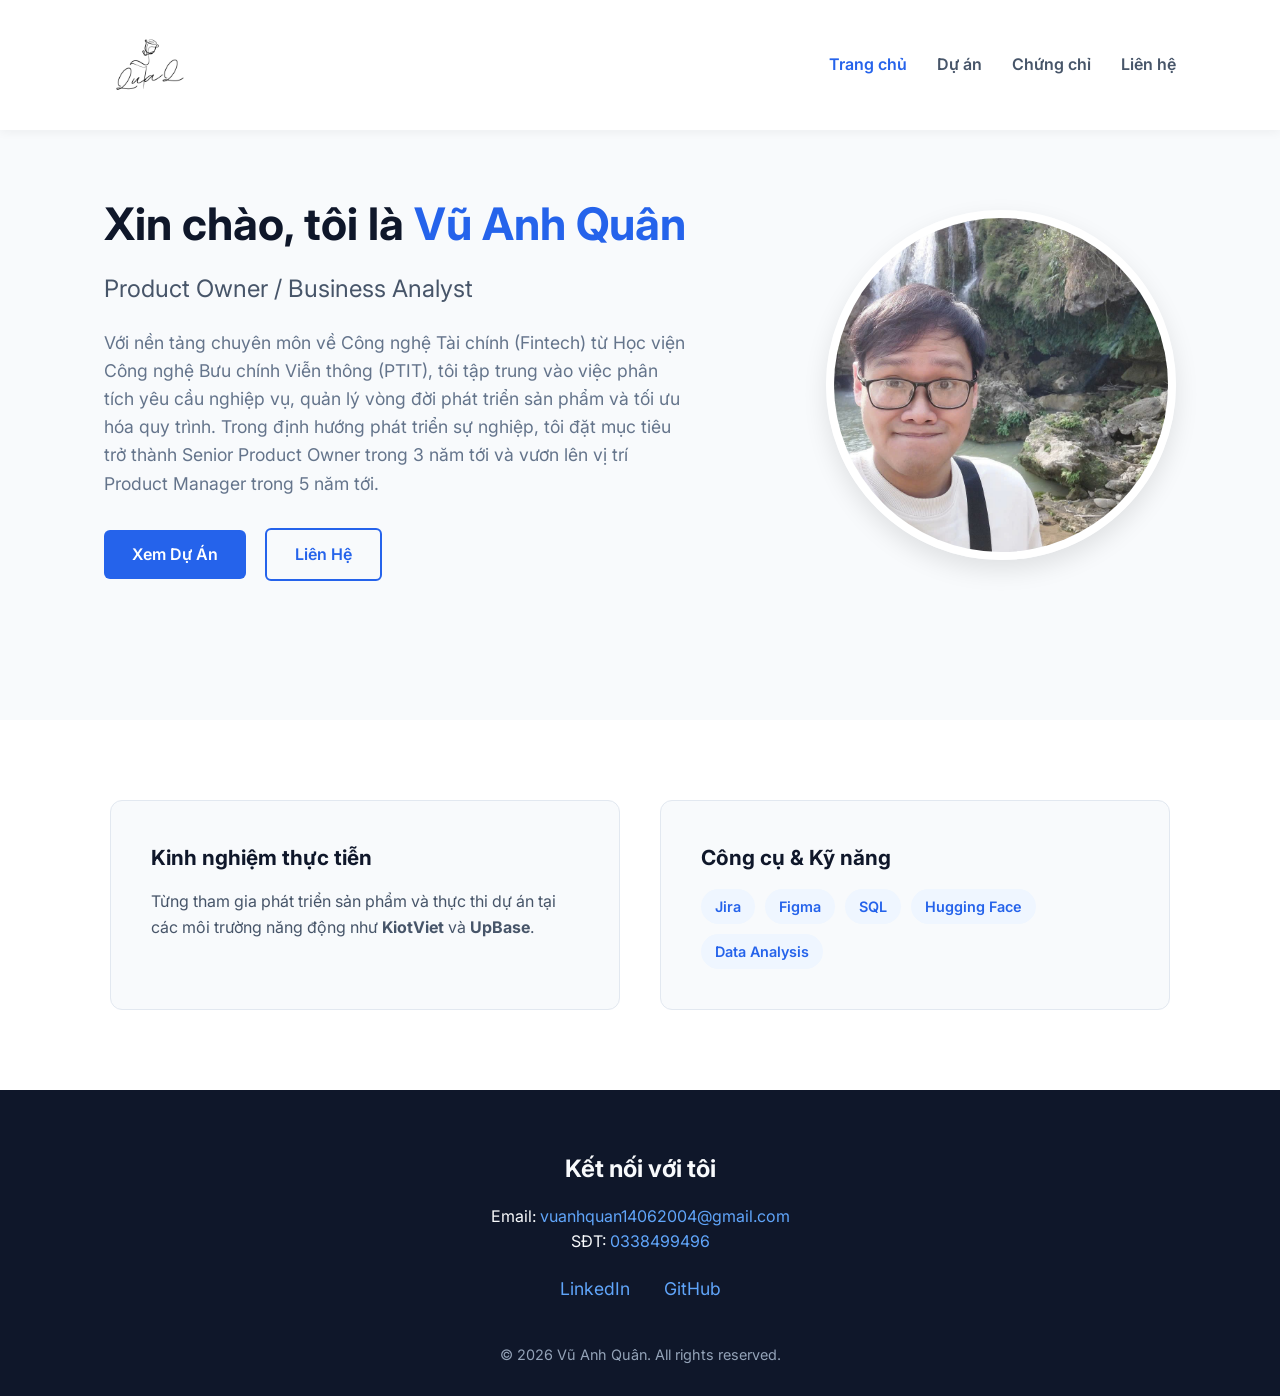
<file: index.html>
<!DOCTYPE html>
<html lang="vi">
<head>
    <meta charset="UTF-8">
    <meta name="viewport" content="width=device-width, initial-scale=1.0">
    <title>Vũ Anh Quân | Portfolio</title>
    <link rel="stylesheet" href="css/style.css">
    <link href="https://fonts.googleapis.com/css2?family=Inter:wght@300;400;600;700&display=swap" rel="stylesheet">
</head>
<body>
    <!-- Thanh điều hướng -->
    <header>
        <nav class="navbar">
            <a href="index.html" class="logo"><img src="images/QuaN.jpg" alt="VAQ Logo"></a>
            <ul class="nav-links">
                <li><a href="index.html" class="active">Trang chủ</a></li>
                <li><a href="projects.html">Dự án</a></li>
                <li><a href="certificates.html">Chứng chỉ</a></li>
                <li><a href="#contact">Liên hệ</a></li>
            </ul>
        </nav>
    </header>

    <!-- Phần Giới thiệu tổng quan (Hero Section) -->
    <section class="hero" id="home">
        <div class="hero-content">
            <h1>Xin chào, tôi là <span>Vũ Anh Quân</span></h1>
            <h2>Product Owner / Business Analyst</h2>
            <p>
                Với nền tảng chuyên môn về Công nghệ Tài chính (Fintech) từ Học viện Công nghệ Bưu chính Viễn thông (PTIT), 
                tôi tập trung vào việc phân tích yêu cầu nghiệp vụ, quản lý vòng đời phát triển sản phẩm và tối ưu hóa quy trình.
                Trong định hướng phát triển sự nghiệp, tôi đặt mục tiêu trở thành Senior Product Owner trong 3 năm tới và vươn lên vị
                trí Product Manager trong 5 năm tới.
            </p>
            <div class="hero-buttons">
                <a href="projects.html" class="btn btn-primary">Xem Dự Án</a>
                <a href="#contact" class="btn btn-secondary">Liên Hệ</a>
            </div>
        </div>
        <div class="hero-image">
            <!-- Thay đường dẫn ảnh của bạn vào đây -->
            <img src="images/anh_dai_dien.jpg" alt="Vũ Anh Quân - Avatar">
        </div>
    </section>

    <!-- Phần Kinh nghiệm & Kỹ năng cốt lõi -->
    <section class="overview" id="overview">
        <div class="container">
            <div class="overview-grid">
                <div class="card">
                    <h3>Kinh nghiệm thực tiễn</h3>
                    <p>Từng tham gia phát triển sản phẩm và thực thi dự án tại các môi trường năng động như <strong>KiotViet</strong> và <strong>UpBase</strong>.</p>
                </div>
                <div class="card">
                    <h3>Công cụ & Kỹ năng</h3>
                    <div class="skills-tags">
                        <span>Jira</span>
                        <span>Figma</span>
                        <span>SQL</span>
                        <span>Hugging Face</span>
                        <span>Data Analysis</span>
                    </div>
                </div>
            </div>
        </div>
    </section>

    <!-- Chân trang -->
    <footer id="contact">
        <div class="container">
            <h2>Kết nối với tôi</h2>
            <p>Email: <a href="mailto:vuanhquan14062004@gmail.com">vuanhquan14062004@gmail.com</a></p>
            <p>SĐT: <a href="#">0338499496</a></p>
            <div class="social-links">
                <a href="http://www.linkedin.com/in/emquanpo/">LinkedIn</a>
                <a href="http://github.com/quanquan1406/">GitHub</a>
            </div>
            <p class="copyright">© 2026 Vũ Anh Quân. All rights reserved.</p>
        </div>
    </footer>
</body>
</html>
</file>
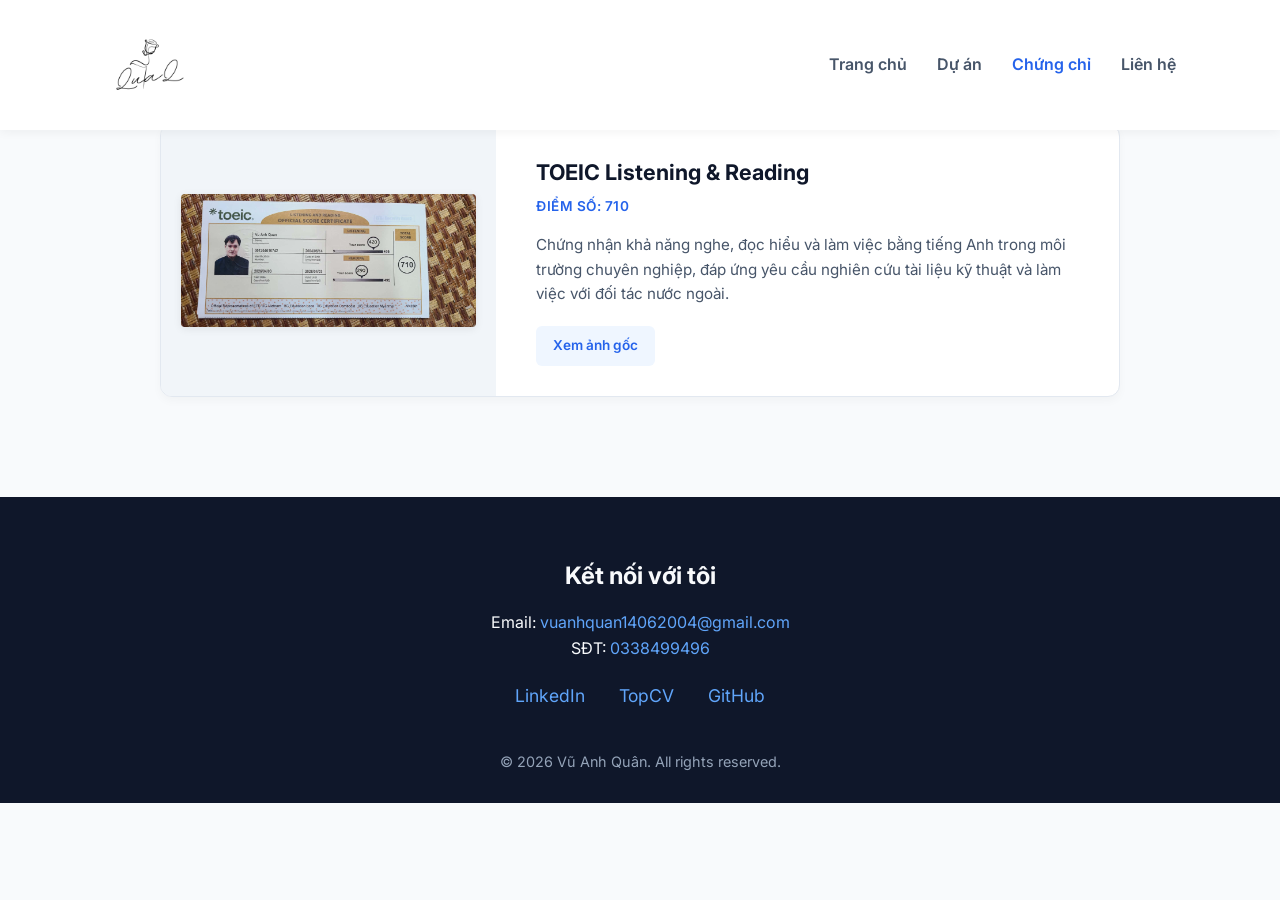
<file: certificates.html>
<!DOCTYPE html>
<html lang="vi">
<head>
    <meta charset="UTF-8">
    <meta name="viewport" content="width=device-width, initial-scale=1.0">
    <title>Vũ Anh Quân | Chứng chỉ</title>
    <link rel="stylesheet" href="css/style.css">
    <link href="https://fonts.googleapis.com/css2?family=Inter:wght@300;400;600;700&display=swap" rel="stylesheet">
</head>
<body>
    <!-- Thanh điều hướng -->
    <header>
        <nav class="navbar">
            <a href="index.html" class="logo"><img src="images/QuaN.jpg" alt="VAQ Logo"></a>
            <ul class="nav-links">
                <li><a href="index.html">Trang chủ</a></li>
                <li><a href="projects.html">Dự án</a></li>
                <li><a href="certificates.html" class="active">Chứng chỉ</a></li>
                <li><a href="index.html#contact">Liên hệ</a></li>
            </ul>
        </nav>
    </header>

    <!-- Header của trang phụ -->
    <section class="page-header">
        <div class="container">
            <h1>CHỨNG CHỈ & ĐÀO TẠO</h1>
            <p>Quá trình học tập, rèn luyện ngoại ngữ và nâng cao nghiệp vụ chuyên môn.</p>
        </div>
    </section>

    <!-- Danh sách chứng chỉ (Dạng Ngang) -->
    <section class="certificates">
        <div class="container">
            <div class="cert-list">
                
                <!-- Chứng chỉ 1 -->
                <div class="cert-card">
                    <div class="cert-image">
                        <img src="images/Toeic3-4-2026.jpg" alt="Chứng chỉ TOEIC Listening & Reading">
                        <div class="cert-overlay">
                            <a href="images/Toeic3-4-2026.jpg" target="_blank">Xem ảnh gốc</a>
                        </div>
                    </div>
                    <div class="cert-content">
                        <h3>TOEIC Listening & Reading</h3>
                        <p class="cert-issuer">Điểm số: 710</p>
                        <p class="cert-desc">
                            Chứng nhận khả năng nghe, đọc hiểu và làm việc bằng tiếng Anh trong môi trường chuyên nghiệp, 
                            đáp ứng yêu cầu nghiên cứu tài liệu kỹ thuật và làm việc với đối tác nước ngoài.
                        </p>
                        <a href="images/Toeic3-4-2026.jpg" target="_blank" class="btn-view">Xem ảnh gốc</a>
                    </div>
                </div>

                
            </div>
        </div>
    </section>

    <!-- Chân trang -->
    <footer id="contact">
        <div class="container">
            <h2>Kết nối với tôi</h2>
            <p>Email: <a href="mailto:vuanhquan14062004@gmail.com">vuanhquan14062004@gmail.com</a></p>
            <p>SĐT: <a href="#">0338499496</a></p>
            <div class="social-links">
                <a href="#">LinkedIn</a>
                <a href="#">TopCV</a>
                <a href="#">GitHub</a>
            </div>
            <p class="copyright">© 2026 Vũ Anh Quân. All rights reserved.</p>
        </div>
    </footer>
</body>
</html>
</file>
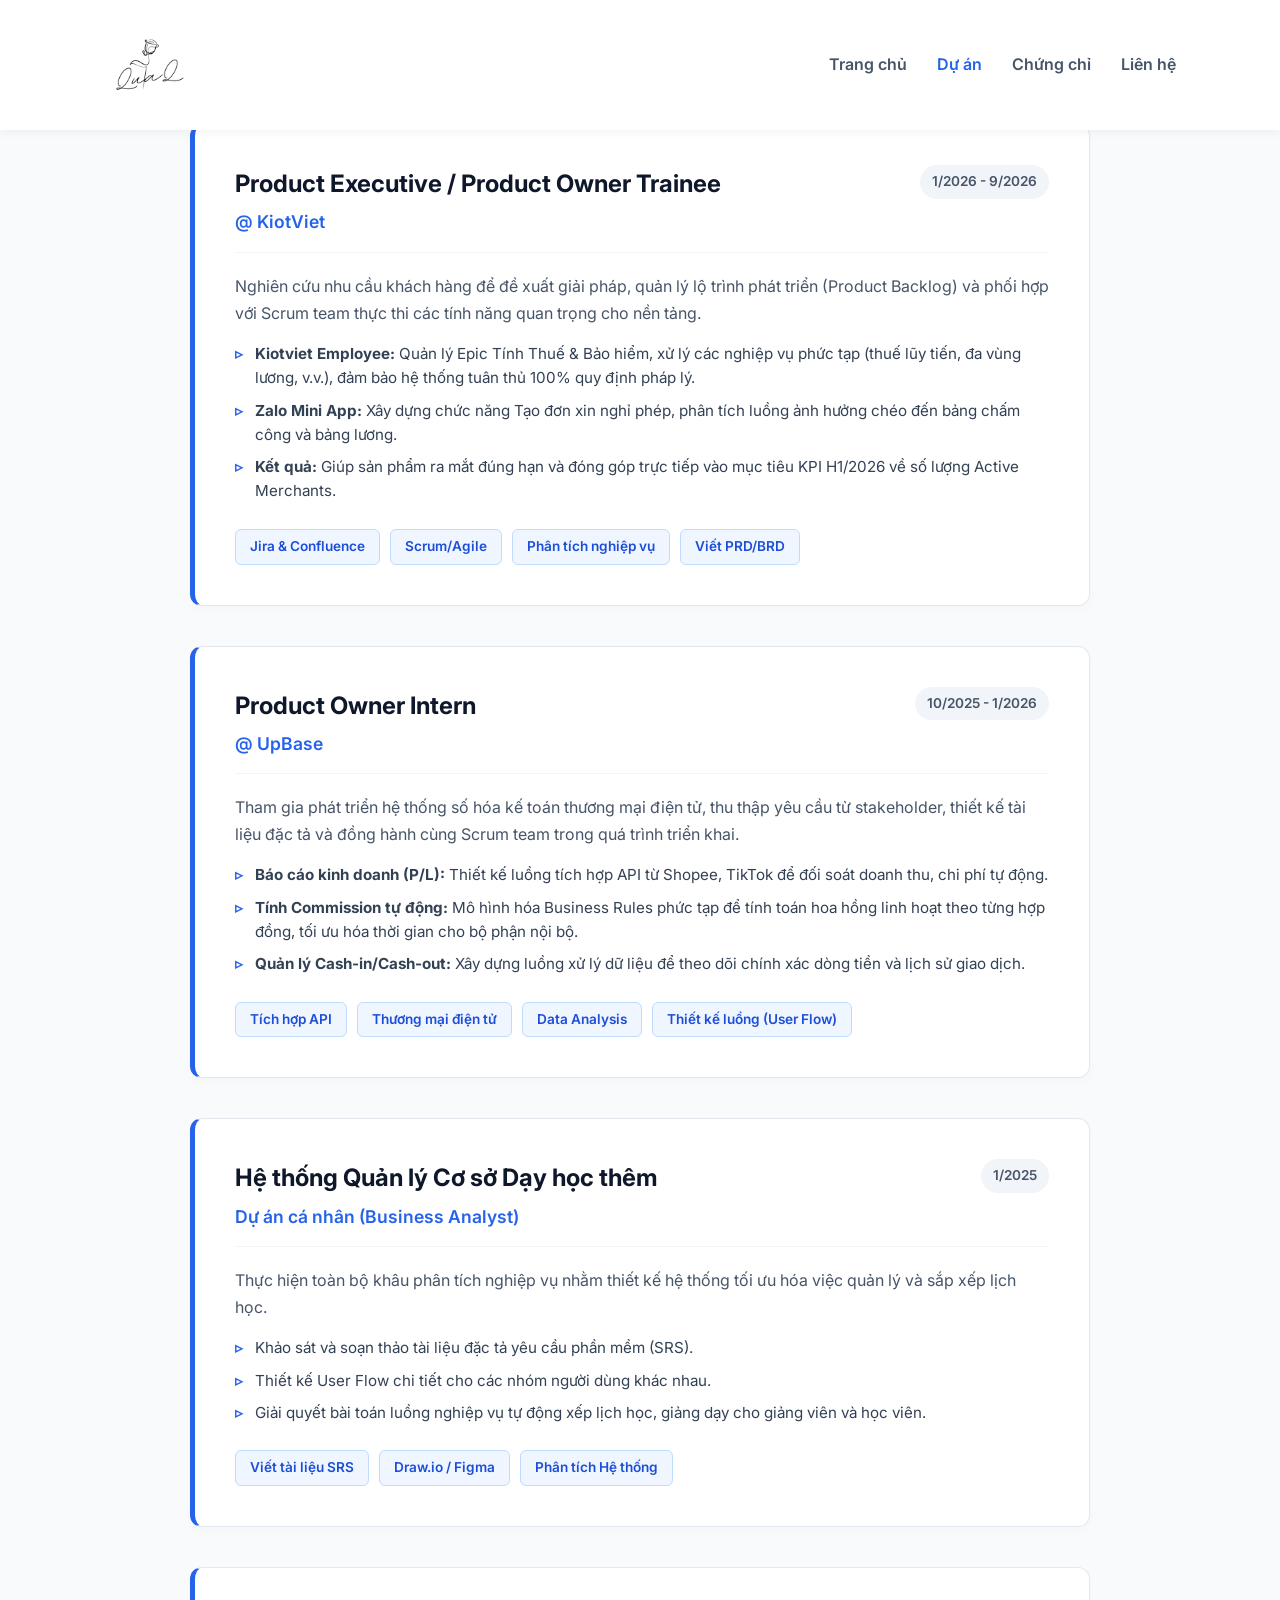
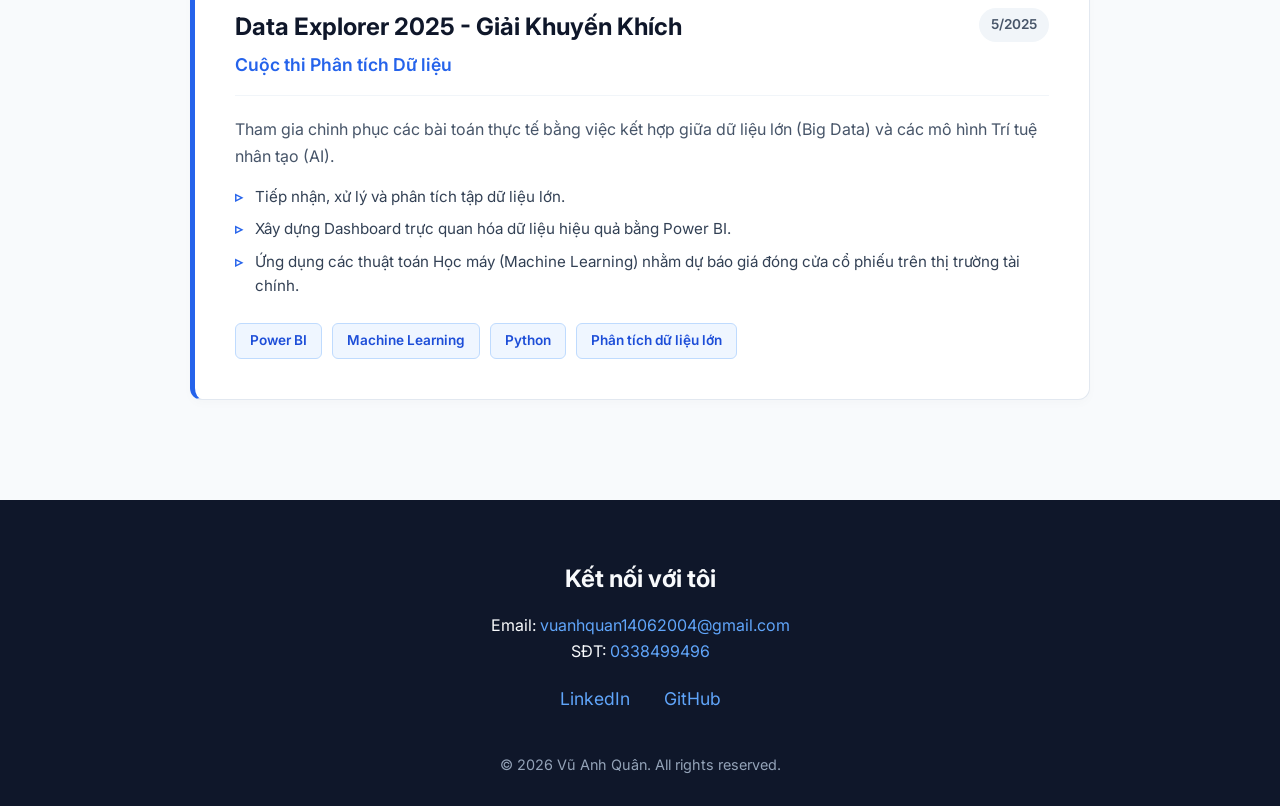
<file: projects.html>
<!DOCTYPE html>
<html lang="vi">
<head>
    <meta charset="UTF-8">
    <meta name="viewport" content="width=device-width, initial-scale=1.0">
    <title>Vũ Anh Quân | Dự án & Kinh nghiệm</title>
    <link rel="stylesheet" href="css/style.css">
    <link href="https://fonts.googleapis.com/css2?family=Inter:wght@300;400;600;700&display=swap" rel="stylesheet">
</head>
<body>
    <!-- Thanh điều hướng -->
    <header>
        <nav class="navbar">
            <a href="index.html" class="logo"><img src="images/QuaN.jpg" alt="VAQ Logo"></a>
            <ul class="nav-links">
                <li><a href="index.html">Trang chủ</a></li>
                <li><a href="projects.html" class="active">Dự án</a></li>
                <li><a href="certificates.html">Chứng chỉ</a></li>
                <li><a href="index.html#contact">Liên hệ</a></li>
            </ul>
        </nav>
    </header>

    <!-- Header của trang phụ -->
    <section class="page-header">
        <div class="container">
            <h1>DỰ ÁN & KINH NGHIỆM</h1>
            <p>Hành trình phát triển sản phẩm, phân tích nghiệp vụ và tối ưu hóa quy trình.</p>
        </div>
    </section>

    <!-- Danh sách Dự án / Kinh nghiệm -->
    <section class="projects-section">
        <div class="container">
            <div class="project-list">
                
                <!-- Kinh nghiệm 1: KiotViet -->
                <div class="project-card">
                    <div class="project-header">
                        <div class="project-title">
                            <h3>Product Executive / Product Owner Trainee</h3>
                            <span class="company-name">@ KiotViet</span>
                        </div>
                        <span class="project-date">1/2026 - 9/2026</span>
                    </div>
                    <div class="project-body">
                        <p>
                            Nghiên cứu nhu cầu khách hàng để đề xuất giải pháp, quản lý lộ trình phát triển (Product Backlog) và phối hợp với Scrum team thực thi các tính năng quan trọng cho nền tảng.
                        </p>
                        <ul class="project-highlights">
                            <li><strong>Kiotviet Employee:</strong> Quản lý Epic Tính Thuế & Bảo hiểm, xử lý các nghiệp vụ phức tạp (thuế lũy tiến, đa vùng lương, v.v.), đảm bảo hệ thống tuân thủ 100% quy định pháp lý.</li>
                            <li><strong>Zalo Mini App:</strong> Xây dựng chức năng Tạo đơn xin nghỉ phép, phân tích luồng ảnh hưởng chéo đến bảng chấm công và bảng lương.</li>
                            <li><strong>Kết quả:</strong> Giúp sản phẩm ra mắt đúng hạn và đóng góp trực tiếp vào mục tiêu KPI H1/2026 về số lượng Active Merchants.</li>
                        </ul>
                    </div>
                    <div class="project-tools">
                        <span>Jira & Confluence</span>
                        <span>Scrum/Agile</span>
                        <span>Phân tích nghiệp vụ</span>
                        <span>Viết PRD/BRD</span>
                    </div>
                </div>

                <!-- Kinh nghiệm 2: UpBase -->
                <div class="project-card">
                    <div class="project-header">
                        <div class="project-title">
                            <h3>Product Owner Intern</h3>
                            <span class="company-name">@ UpBase</span>
                        </div>
                        <span class="project-date">10/2025 - 1/2026</span>
                    </div>
                    <div class="project-body">
                        <p>
                            Tham gia phát triển hệ thống số hóa kế toán thương mại điện tử, thu thập yêu cầu từ stakeholder, thiết kế tài liệu đặc tả và đồng hành cùng Scrum team trong quá trình triển khai.
                        </p>
                        <ul class="project-highlights">
                            <li><strong>Báo cáo kinh doanh (P/L):</strong> Thiết kế luồng tích hợp API từ Shopee, TikTok để đối soát doanh thu, chi phí tự động.</li>
                            <li><strong>Tính Commission tự động:</strong> Mô hình hóa Business Rules phức tạp để tính toán hoa hồng linh hoạt theo từng hợp đồng, tối ưu hóa thời gian cho bộ phận nội bộ.</li>
                            <li><strong>Quản lý Cash-in/Cash-out:</strong> Xây dựng luồng xử lý dữ liệu để theo dõi chính xác dòng tiền và lịch sử giao dịch.</li>
                        </ul>
                    </div>
                    <div class="project-tools">
                        <span>Tích hợp API</span>
                        <span>Thương mại điện tử</span>
                        <span>Data Analysis</span>
                        <span>Thiết kế luồng (User Flow)</span>
                    </div>
                </div>

                <!-- Dự án 3: Cá nhân -->
                <div class="project-card">
                    <div class="project-header">
                        <div class="project-title">
                            <h3>Hệ thống Quản lý Cơ sở Dạy học thêm</h3>
                            <span class="company-name">Dự án cá nhân (Business Analyst)</span>
                        </div>
                        <span class="project-date">1/2025</span>
                    </div>
                    <div class="project-body">
                        <p>
                            Thực hiện toàn bộ khâu phân tích nghiệp vụ nhằm thiết kế hệ thống tối ưu hóa việc quản lý và sắp xếp lịch học.
                        </p>
                        <ul class="project-highlights">
                            <li>Khảo sát và soạn thảo tài liệu đặc tả yêu cầu phần mềm (SRS).</li>
                            <li>Thiết kế User Flow chi tiết cho các nhóm người dùng khác nhau.</li>
                            <li>Giải quyết bài toán luồng nghiệp vụ tự động xếp lịch học, giảng dạy cho giảng viên và học viên.</li>
                        </ul>
                    </div>
                    <div class="project-tools">
                        <span>Viết tài liệu SRS</span>
                        <span>Draw.io / Figma</span>
                        <span>Phân tích Hệ thống</span>
                    </div>
                </div>

                <!-- Dự án 4: Cuộc thi -->
                <div class="project-card">
                    <div class="project-header">
                        <div class="project-title">
                            <h3>Data Explorer 2025 - Giải Khuyến Khích</h3>
                            <span class="company-name">Cuộc thi Phân tích Dữ liệu</span>
                        </div>
                        <span class="project-date">5/2025</span>
                    </div>
                    <div class="project-body">
                        <p>
                            Tham gia chinh phục các bài toán thực tế bằng việc kết hợp giữa dữ liệu lớn (Big Data) và các mô hình Trí tuệ nhân tạo (AI).
                        </p>
                        <ul class="project-highlights">
                            <li>Tiếp nhận, xử lý và phân tích tập dữ liệu lớn.</li>
                            <li>Xây dựng Dashboard trực quan hóa dữ liệu hiệu quả bằng Power BI.</li>
                            <li>Ứng dụng các thuật toán Học máy (Machine Learning) nhằm dự báo giá đóng cửa cổ phiếu trên thị trường tài chính.</li>
                        </ul>
                    </div>
                    <div class="project-tools">
                        <span>Power BI</span>
                        <span>Machine Learning</span>
                        <span>Python</span>
                        <span>Phân tích dữ liệu lớn</span>
                    </div>
                </div>

            </div>
        </div>
    </section>

    <!-- Chân trang -->
    <footer id="contact">
        <div class="container">
            <h2>Kết nối với tôi</h2>
            <p>Email: <a href="mailto:vuanhquan14062004@gmail.com">vuanhquan14062004@gmail.com</a></p>
            <p>SĐT: <a href="#">0338499496</a></p>
            <div class="social-links">
                <a href="https://www.linkedin.com/in/emquanpo/" target="_blank">LinkedIn</a>
                <a href="https://github.com/quanquan1406" target="_blank">GitHub</a>
            </div>
            <p class="copyright">© 2026 Vũ Anh Quân. All rights reserved.</p>
        </div>
    </footer>
</body>
</html>
</file>
<file: css/style.css>
/* Reset cơ bản */
* {
    margin: 0;
    padding: 0;
    box-sizing: border-box;
    font-family: 'Inter', sans-serif;
}

body {
    background-color: #f8fafc;
    color: #1e293b;
    line-height: 1.6;
}

.container {
    max-width: 1100px;
    margin: 0 auto;
    padding: 0 20px;
}

/* Thanh điều hướng */
header {
    background-color: #ffffff;
    box-shadow: 0 2px 10px rgba(0, 0, 0, 0.05);
    position: fixed;
    width: 100%;
    top: 0;
    z-index: 1000;
}

.navbar {
    display: flex;
    justify-content: space-between;
    align-items: center;
    padding: 20px 5%;
    max-width: 1200px;
    margin: 0 auto;
}

.logo {
    display: flex;
    align-items: center;
}

.logo img {
    height: 90px; /* Bạn có thể tăng giảm thông số này để chỉnh độ to nhỏ của logo */
    width: auto;
    object-fit: contain;
}

.nav-links {
    list-style: none;
    display: flex;
    gap: 30px;
}

.nav-links a {
    text-decoration: none;
    color: #475569;
    font-weight: 600;
    transition: color 0.3s;
}

.nav-links a:hover, .nav-links a.active {
    color: #2563eb;
}

/* Hero Section */
.hero {
    display: flex;
    align-items: center;
    justify-content: space-between;
    padding: 150px 5% 100px;
    max-width: 1200px;
    margin: 0 auto;
    min-height: 80vh;
}

.hero-content {
    flex: 1;
    max-width: 750px; /* Tăng không gian hiển thị của vùng chữ từ 600px lên 750px */
}

.hero-content h1 {
    font-size: 2.8rem; /* Giảm nhẹ cỡ chữ một chút */
    color: #0f172a;
    margin-bottom: 10px;
    white-space: nowrap; /* Bắt buộc toàn bộ tiêu đề nằm trên 1 dòng ở máy tính */
}

.hero-content h1 span {
    color: #2563eb;
}

.hero-content h2 {
    font-size: 1.5rem;
    color: #475569;
    font-weight: 400;
    margin-bottom: 20px;
}

.hero-content p {
    font-size: 1.1rem;
    color: #64748b;
    margin-bottom: 30px;
}

.btn {
    padding: 12px 28px;
    border-radius: 6px;
    text-decoration: none;
    font-weight: 600;
    transition: all 0.3s;
    display: inline-block;
}

.btn-primary {
    background-color: #2563eb;
    color: #ffffff;
    margin-right: 15px;
}

.btn-primary:hover {
    background-color: #1d4ed8;
}

.btn-secondary {
    border: 2px solid #2563eb;
    color: #2563eb;
}

.btn-secondary:hover {
    background-color: #eff6ff;
}

.hero-image {
    flex: 1;
    display: flex;
    justify-content: flex-end;
}

.hero-image img {
    width: 350px;
    height: 350px;
    object-fit: cover;
    border-radius: 50%;
    border: 8px solid #ffffff;
    box-shadow: 0 10px 25px rgba(0,0,0,0.1);
}

/* Overview Section */
.overview {
    background-color: #ffffff;
    padding: 80px 0;
}

.overview-grid {
    display: grid;
    grid-template-columns: 1fr 1fr;
    gap: 40px;
}

.card {
    background: #f8fafc;
    padding: 40px;
    border-radius: 12px;
    border: 1px solid #e2e8f0;
}

.card h3 {
    color: #0f172a;
    margin-bottom: 15px;
    font-size: 1.3rem;
}

.card p {
    color: #475569;
}

.skills-tags {
    display: flex;
    flex-wrap: wrap;
    gap: 10px;
    margin-top: 15px;
}

.skills-tags span {
    background: #eff6ff;
    color: #2563eb;
    padding: 6px 14px;
    border-radius: 20px;
    font-size: 0.9rem;
    font-weight: 600;
}

/* Footer */
footer {
    background-color: #0f172a;
    color: #f8fafc;
    text-align: center;
    padding: 60px 20px 30px;
}

footer h2 {
    margin-bottom: 15px;
}

footer a {
    color: #60a5fa;
    text-decoration: none;
}

.social-links {
    margin: 20px 0;
}

.social-links a {
    margin: 0 15px;
    font-size: 1.1rem;
    transition: color 0.3s;
}

.social-links a:hover {
    color: #ffffff;
}

.copyright {
    margin-top: 40px;
    font-size: 0.9rem;
    color: #94a3b8;
}

/* Responsive cơ bản cho Mobile */
@media (max-width: 768px) {
    /* --- PHẦN 1: CẬP NHẬT LẠI NAVBAR CHO MOBILE --- */
    .navbar {
        flex-direction: column; /* Đẩy Logo lên trên, Menu xuống dưới */
        padding: 15px 5% 10px;
    }
    
    .nav-links {
        display: flex; /* Thay thế cho thuộc tính display: none cũ */
        gap: 20px;
        margin-top: 15px;
        justify-content: center;
        flex-wrap: wrap; /* Tự động xuống dòng nếu màn hình điện thoại quá hẹp */
    }
    
    .nav-links a {
        font-size: 0.95rem; /* Thu nhỏ chữ menu lại một chút cho cân đối */
    }

    /* --- PHẦN 2: TĂNG KHOẢNG CÁCH TRÁNH BỊ NAVBAR ĐÈ LÊN NỘI DUNG --- */
    /* Do navbar ở mobile giờ đã cao hơn, cần đẩy các phần nội dung đầu trang xuống */
    .hero {
        flex-direction: column;
        text-align: center;
        padding-top: 160px; /* Tăng từ 120px lên 160px */
    }

    .page-header {
        padding-top: 140px;
    }

    /* --- PHẦN 3: CÁC CẤU HÌNH CŨ (GIỮ NGUYÊN) --- */
    .hero-content h1 {
        white-space: normal;
        font-size: 2.2rem;
    }
    
    .hero-image {
        justify-content: center;
        margin-top: 40px;
    }
    
    .overview-grid {
        grid-template-columns: 1fr;
    }

    /* ... Giữ nguyên các CSS mobile khác của chứng chỉ, dự án đang có ở bên dưới ... */
}

/* =========================================
   CẬP NHẬT GIAO DIỆN CHỨNG CHỈ (DẠNG NGANG)
   ========================================= */

.certificates {
    padding: 60px 0 100px;
    background-color: #f8fafc; /* Đổi nhẹ tông nền để thẻ card màu trắng nổi bật lên */
}

/* Container chứa danh sách xếp chồng dọc */
.cert-list {
    display: flex;
    flex-direction: column;
    gap: 30px; /* Khoảng cách giữa các thẻ */
    max-width: 960px; /* Giới hạn độ rộng tối đa để giao diện tập trung, dễ nhìn */
    margin: 0 auto;
}

/* Thẻ Chứng chỉ dạng ngang */
.cert-card {
    background: #ffffff;
    border: 1px solid #e2e8f0;
    border-radius: 12px;
    overflow: hidden;
    display: flex; /* Kích hoạt Flexbox nằm ngang */
    align-items: stretch; /* Đảm bảo chiều cao ảnh bằng chiều cao của phần chữ */
    box-shadow: 0 4px 10px rgba(15, 23, 42, 0.03);
    transition: all 0.3s ease;
}

.cert-card:hover {
    transform: translateY(-4px);
    box-shadow: 0 12px 24px rgba(15, 23, 42, 0.08);
    border-color: #cbd5e1;
}

/* Khối ảnh bên trái */
.cert-image {
    flex: 0 0 35%; /* Chiếm 35% chiều rộng thẻ thay vì cố định một con số pixel */
    min-width: 250px;
    position: relative;
    background-color: #f1f5f9;
    display: flex; /* Dùng flex để căn giữa ảnh bên trong */
    align-items: center;
    justify-content: center;
    padding: 20px; /* Tạo khoảng trống xung quanh, đóng vai trò như một khung tranh */
    overflow: hidden;
}

.cert-image img {
    width: 100%;
    height: auto; /* Chiều cao tự động điều chỉnh theo tỉ lệ gốc của ảnh */
    max-height: 220px; /* Giới hạn chiều cao để thẻ không bị kéo dài quá mức */
    object-fit: contain; /* Hiển thị toàn bộ chứng chỉ, không bị cắt lẹm nội dung */
    display: block;
    transition: transform 0.5s ease;
    border-radius: 4px; /* Bo góc nhẹ cho giống tài liệu thực tế */
    box-shadow: 0 2px 8px rgba(0,0,0,0.08); /* Đổ bóng nhẹ làm nổi bật tờ chứng chỉ */
}

/* Lớp phủ hover trên ảnh (Giữ nguyên hoặc cập nhật lại một chút cho khớp) */
.cert-overlay {
    position: absolute;
    top: 0; left: 0; right: 0; bottom: 0;
    background: rgba(15, 23, 42, 0.5);
    display: flex;
    align-items: center;
    justify-content: center;
    opacity: 0;
    transition: opacity 0.3s ease;
    z-index: 2;
}

.cert-card:hover .cert-overlay {
    opacity: 1;
}

.cert-card:hover .cert-image img {
    transform: scale(1.05);
}

.cert-overlay a {
    color: #ffffff;
    text-decoration: none;
    font-weight: 600;
    padding: 8px 18px;
    border: 2px solid #ffffff;
    border-radius: 6px;
    font-size: 0.9rem;
    transition: all 0.3s;
}

.cert-overlay a:hover {
    background-color: #ffffff;
    color: #2563eb;
}

/* =========================================
   HỖ TRỢ THIẾT BỊ DI ĐỘNG (RESPONSIVE)
   ========================================= */

@media (max-width: 768px) {
    .cert-card {
        flex-direction: column; /* Chuyển về dạng dọc trên mobile */
    }

    .cert-image {
        flex: auto; /* Hủy bỏ giới hạn 35% trên màn hình nhỏ */
        width: 100%;
        padding: 30px 20px; /* Nới lỏng khoảng cách trên dưới cho thoáng */
    }
    
    .cert-image img {
        max-height: 260px; /* Tăng nhẹ giới hạn chiều cao trên mobile để dễ nhìn chữ hơn */
    }

    .cert-content {
        padding: 24px;
    }
}

/* Khối nội dung bên phải */
.cert-content {
    flex: 1;
    padding: 30px 40px;
    display: flex;
    flex-direction: column;
    justify-content: center; /* Căn giữa nội dung theo chiều dọc */
}

.cert-content h3 {
    color: #0f172a;
    font-size: 1.35rem;
    font-weight: 700;
    margin-bottom: 6px;
}

.cert-issuer {
    color: #2563eb;
    font-weight: 600;
    font-size: 0.85rem;
    text-transform: uppercase;
    letter-spacing: 0.5px;
    margin-bottom: 16px;
}

.cert-desc {
    color: #475569;
    font-size: 0.95rem;
    line-height: 1.6;
    margin-bottom: 20px;
}

/* Nút "Xem ảnh gốc" phụ dưới chân mô tả (hữu ích khi hiển thị trên mobile) */
.btn-view {
    align-self: flex-start; /* Không cho nút kéo dài hết hàng */
    font-size: 0.85rem;
    color: #2563eb;
    background-color: #eff6ff;
    padding: 8px 16px;
    border-radius: 6px;
    text-decoration: none;
    font-weight: 600;
    transition: all 0.2s;
    border: 1px solid transparent;
}

.btn-view:hover {
    background-color: #dbeafe;
    border-color: #bfdbfe;
}


/* =========================================
   HỖ TRỢ THIẾT BỊ DI ĐỘNG (RESPONSIVE)
   ========================================= */

@media (max-width: 768px) {
    .cert-card {
        flex-direction: column; /* Chuyển về dạng dọc trên mobile để vừa màn hình */
    }

    .cert-image {
        flex: 0 0 200px; /* Giảm bớt chiều cao ảnh trên mobile */
        width: 100%;
    }

    .cert-content {
        padding: 24px;
    }
}


/* =========================================
   GIAO DIỆN TRANG DỰ ÁN & KINH NGHIỆM
   ========================================= */

.projects-section {
    padding: 60px 0 100px;
    background-color: #f8fafc;
}

.project-list {
    display: flex;
    flex-direction: column;
    gap: 40px;
    max-width: 900px;
    margin: 0 auto;
}

.project-card {
    background: #ffffff;
    border: 1px solid #e2e8f0;
    border-radius: 12px;
    padding: 40px;
    box-shadow: 0 4px 10px rgba(15, 23, 42, 0.02);
    transition: all 0.3s ease;
    border-left: 5px solid #2563eb; /* Đường viền nhấn màu xanh bên trái */
}

.project-card:hover {
    box-shadow: 0 12px 24px rgba(15, 23, 42, 0.08);
    transform: translateX(5px); /* Hiệu ứng trượt nhẹ sang phải khi hover */
}

/* Phần Tiêu đề dự án */
.project-header {
    display: flex;
    justify-content: space-between;
    align-items: flex-start;
    margin-bottom: 20px;
    border-bottom: 1px solid #f1f5f9;
    padding-bottom: 15px;
}

.project-title h3 {
    font-size: 1.5rem;
    color: #0f172a;
    margin-bottom: 5px;
}

.company-name {
    font-size: 1.1rem;
    color: #2563eb;
    font-weight: 600;
}

.project-date {
    background-color: #f1f5f9;
    color: #475569;
    padding: 6px 12px;
    border-radius: 20px;
    font-size: 0.85rem;
    font-weight: 600;
}

/* Phần Nội dung chi tiết */
.project-body p {
    color: #475569;
    font-size: 1rem;
    line-height: 1.7;
    margin-bottom: 15px;
}

.project-highlights {
    list-style-type: none;
    margin-bottom: 25px;
}

.project-highlights li {
    position: relative;
    padding-left: 20px;
    margin-bottom: 8px;
    color: #334155;
    font-size: 0.95rem;
}

.project-highlights li::before {
    content: "▹";
    position: absolute;
    left: 0;
    top: 0;
    color: #2563eb;
    font-weight: bold;
}

/* Phần Thẻ công cụ (Tools/Tags) */
.project-tools {
    display: flex;
    flex-wrap: wrap;
    gap: 10px;
}

.project-tools span {
    background-color: #eff6ff;
    color: #1d4ed8;
    padding: 6px 14px;
    border-radius: 6px;
    font-size: 0.85rem;
    font-weight: 600;
    border: 1px solid #bfdbfe;
}

/* Responsive cho trang Dự án */
@media (max-width: 768px) {
    .project-card {
        padding: 25px;
    }

    .project-header {
        flex-direction: column;
        gap: 10px;
    }

    .project-date {
        align-self: flex-start;
    }
}
</file>
